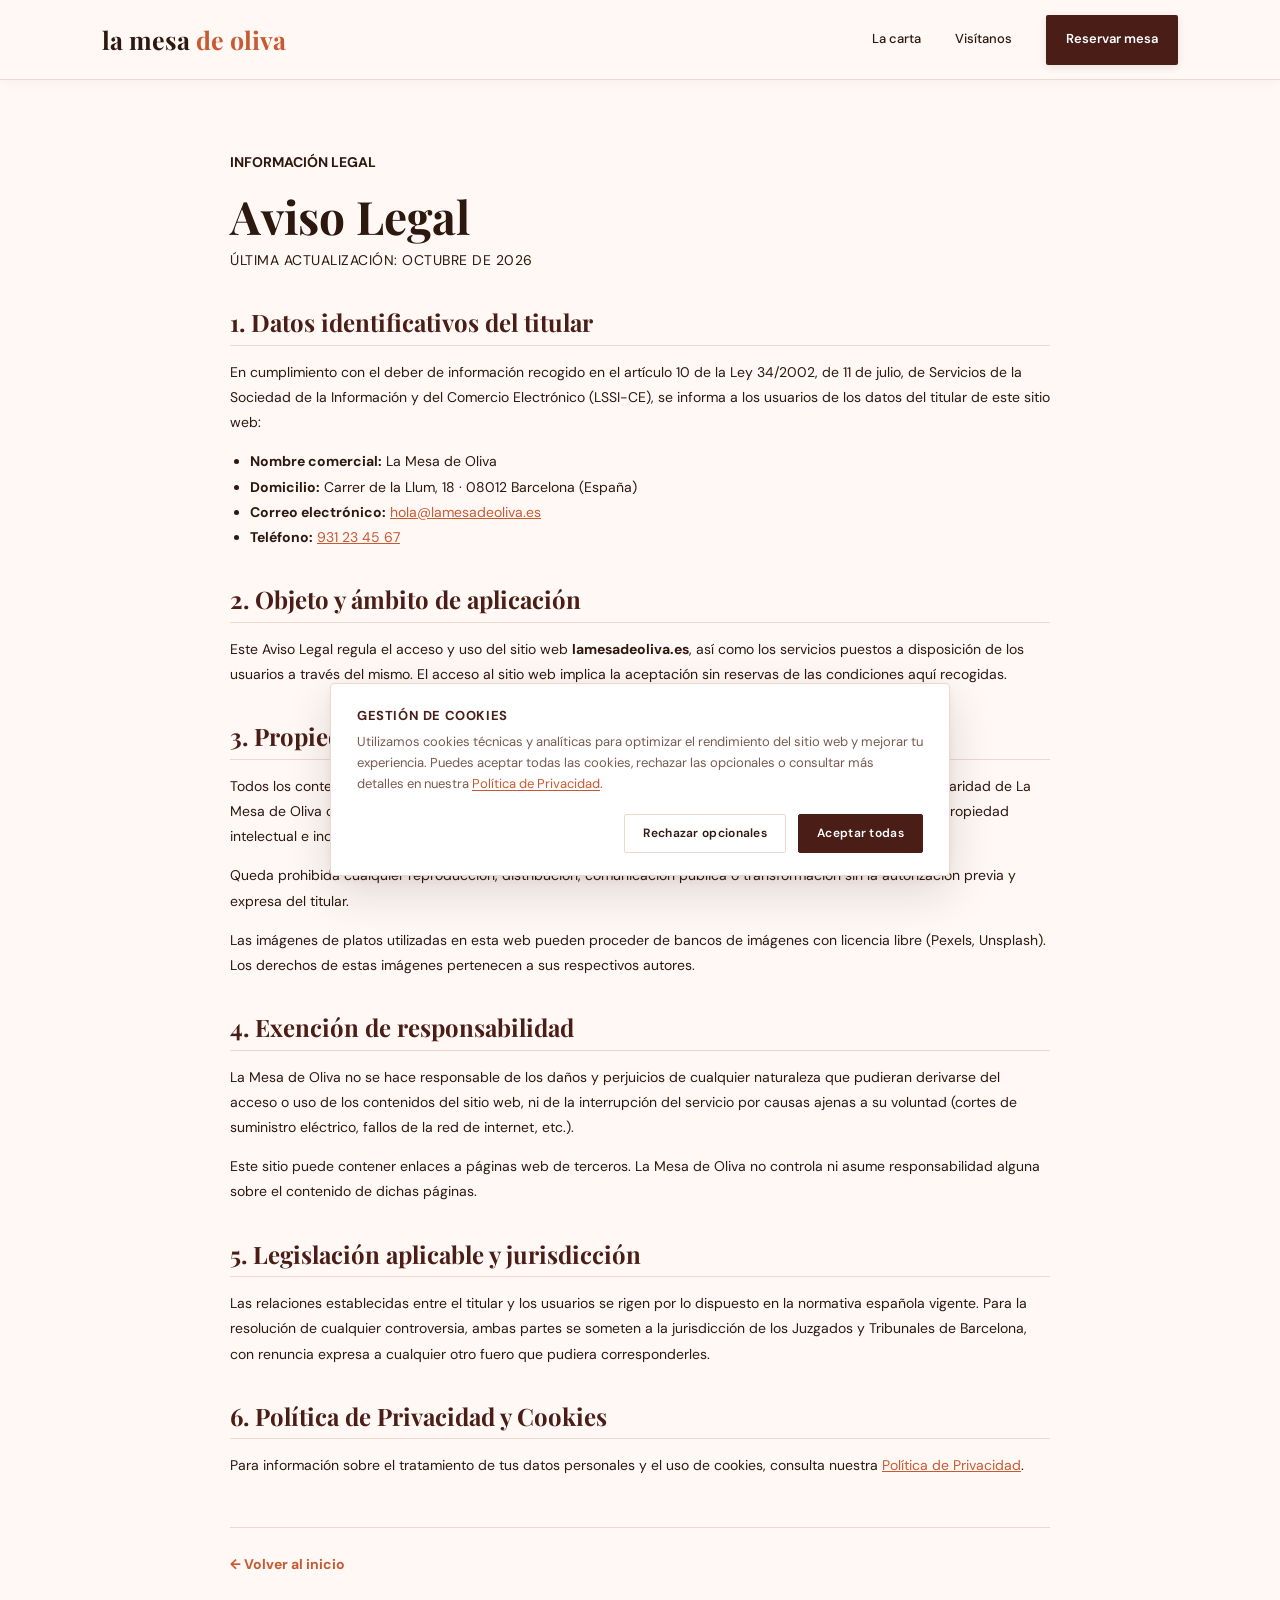
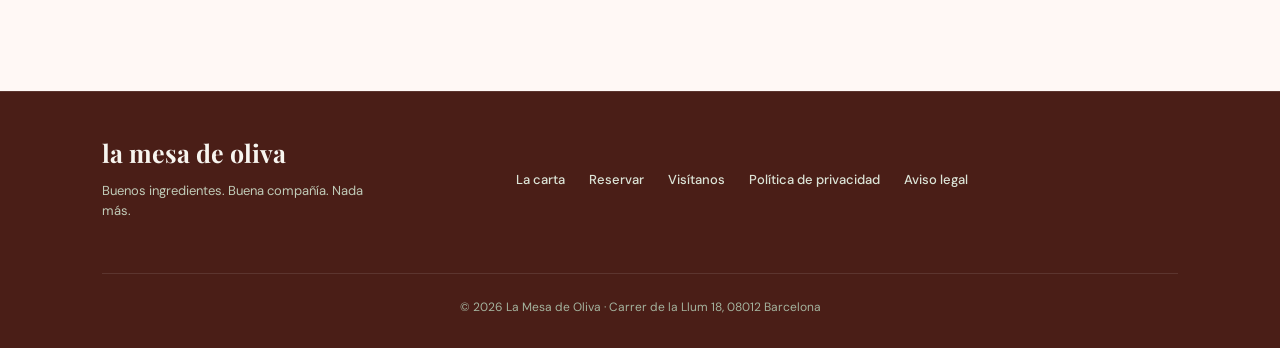
<file: aviso-legal.html>
<!doctype html>
<html lang="es">
<head>
  <meta charset="utf-8">
  <meta name="viewport" content="width=device-width, initial-scale=1">
  <meta name="description" content="Aviso Legal de La Mesa de Oliva, Barcelona.">
  <title>Aviso Legal | La Mesa de Oliva</title>
  <link rel="icon" href="data:image/svg+xml,<svg xmlns='http://www.w3.org/2000/svg' viewBox='0 0 100 100'><text y='.9em' font-size='90'>🫒</text></svg>">
  <link rel="preconnect" href="https://fonts.googleapis.com">
  <link rel="preconnect" href="https://fonts.gstatic.com" crossorigin>
  <link href="https://fonts.googleapis.com/css2?family=DM+Sans:wght@400;500;600;700&family=Playfair+Display:wght@600;700&display=swap" rel="stylesheet">
  <link rel="stylesheet" href="styles.css">
</head>
<body>
  <header class="site-header">
    <a class="brand" href="index.html" aria-label="La Mesa de Oliva, inicio">la mesa <span>de oliva</span></a>
    <nav aria-label="Navegación principal">
      <a href="index.html#carta">La carta</a>
      <a href="index.html#visitanos">Visítanos</a>
      <a class="button nav-button" href="reserva.html">Reservar mesa</a>
    </nav>
  </header>

  <main>
    <section class="legal-section">
      <div class="legal-content">
        <p class="eyebrow">Información legal</p>
        <h1>Aviso Legal</h1>
        <p class="legal-updated">Última actualización: octubre de 2026</p>

        <h2>1. Datos identificativos del titular</h2>
        <p>En cumplimiento con el deber de información recogido en el artículo 10 de la Ley 34/2002, de 11 de julio, de Servicios de la Sociedad de la Información y del Comercio Electrónico (LSSI-CE), se informa a los usuarios de los datos del titular de este sitio web:</p>
        <ul>
          <li><strong>Nombre comercial:</strong> La Mesa de Oliva</li>
          <li><strong>Domicilio:</strong> Carrer de la Llum, 18 · 08012 Barcelona (España)</li>
          <li><strong>Correo electrónico:</strong> <a href="mailto:hola@lamesadeoliva.es">hola@lamesadeoliva.es</a></li>
          <li><strong>Teléfono:</strong> <a href="tel:+34931234567">931 23 45 67</a></li>
        </ul>

        <h2>2. Objeto y ámbito de aplicación</h2>
        <p>Este Aviso Legal regula el acceso y uso del sitio web <strong>lamesadeoliva.es</strong>, así como los servicios puestos a disposición de los usuarios a través del mismo. El acceso al sitio web implica la aceptación sin reservas de las condiciones aquí recogidas.</p>

        <h2>3. Propiedad intelectual e industrial</h2>
        <p>Todos los contenidos del sitio web —textos, fotografías, diseño gráfico, logotipos y demás elementos— son titularidad de La Mesa de Oliva o de sus respectivos autores, y están protegidos por la legislación española e internacional de propiedad intelectual e industrial.</p>
        <p>Queda prohibida cualquier reproducción, distribución, comunicación pública o transformación sin la autorización previa y expresa del titular.</p>
        <p>Las imágenes de platos utilizadas en esta web pueden proceder de bancos de imágenes con licencia libre (Pexels, Unsplash). Los derechos de estas imágenes pertenecen a sus respectivos autores.</p>

        <h2>4. Exención de responsabilidad</h2>
        <p>La Mesa de Oliva no se hace responsable de los daños y perjuicios de cualquier naturaleza que pudieran derivarse del acceso o uso de los contenidos del sitio web, ni de la interrupción del servicio por causas ajenas a su voluntad (cortes de suministro eléctrico, fallos de la red de internet, etc.).</p>
        <p>Este sitio puede contener enlaces a páginas web de terceros. La Mesa de Oliva no controla ni asume responsabilidad alguna sobre el contenido de dichas páginas.</p>

        <h2>5. Legislación aplicable y jurisdicción</h2>
        <p>Las relaciones establecidas entre el titular y los usuarios se rigen por lo dispuesto en la normativa española vigente. Para la resolución de cualquier controversia, ambas partes se someten a la jurisdicción de los Juzgados y Tribunales de Barcelona, con renuncia expresa a cualquier otro fuero que pudiera corresponderles.</p>

        <h2>6. Política de Privacidad y Cookies</h2>
        <p>Para información sobre el tratamiento de tus datos personales y el uso de cookies, consulta nuestra <a href="privacidad.html">Política de Privacidad</a>.</p>

        <p class="legal-back"><a href="index.html">← Volver al inicio</a></p>
      </div>
    </section>
  </main>

  <footer class="site-footer">
    <div class="footer-brand">
      <a class="brand" href="index.html">la mesa <span>de oliva</span></a>
      <p class="footer-tagline">Buenos ingredientes. Buena compañía. Nada más.</p>
    </div>
    <nav class="footer-nav" aria-label="Navegación secundaria">
      <a href="index.html#carta">La carta</a>
      <a href="reserva.html">Reservar</a>
      <a href="index.html#visitanos">Visítanos</a>
      <a href="privacidad.html">Política de privacidad</a>
      <a href="aviso-legal.html">Aviso legal</a>
    </nav>
    <p class="footer-legal">© 2026 La Mesa de Oliva · Carrer de la Llum 18, 08012 Barcelona</p>
  </footer>

  <div id="cookie-banner" class="cookie-banner" role="dialog" aria-live="polite" aria-label="Gestión de cookies">
    <div class="cookie-banner-text">
      <strong class="cookie-title">Gestión de cookies</strong>
      <p>Utilizamos cookies técnicas y analíticas para optimizar el rendimiento del sitio web y mejorar tu experiencia. Puedes aceptar todas las cookies, rechazar las opcionales o consultar más detalles en nuestra <a href="privacidad.html">Política de Privacidad</a>.</p>
    </div>
    <div class="cookie-banner-actions">
      <button id="cookie-reject" class="cookie-btn cookie-btn-secondary">Rechazar opcionales</button>
      <button id="cookie-accept" class="cookie-btn cookie-btn-primary">Aceptar todas</button>
    </div>
  </div>

  <script>
    (function () {
      const banner = document.getElementById('cookie-banner');
      if (!banner) return;
      if (!localStorage.getItem('cookie_consent')) {
        banner.classList.add('cookie-banner--visible');
      }
      document.getElementById('cookie-accept').addEventListener('click', function () {
        localStorage.setItem('cookie_consent', 'all');
        banner.classList.remove('cookie-banner--visible');
      });
      document.getElementById('cookie-reject').addEventListener('click', function () {
        localStorage.setItem('cookie_consent', 'necessary');
        banner.classList.remove('cookie-banner--visible');
      });
    })();
  </script>
</body>
</html>
</file>
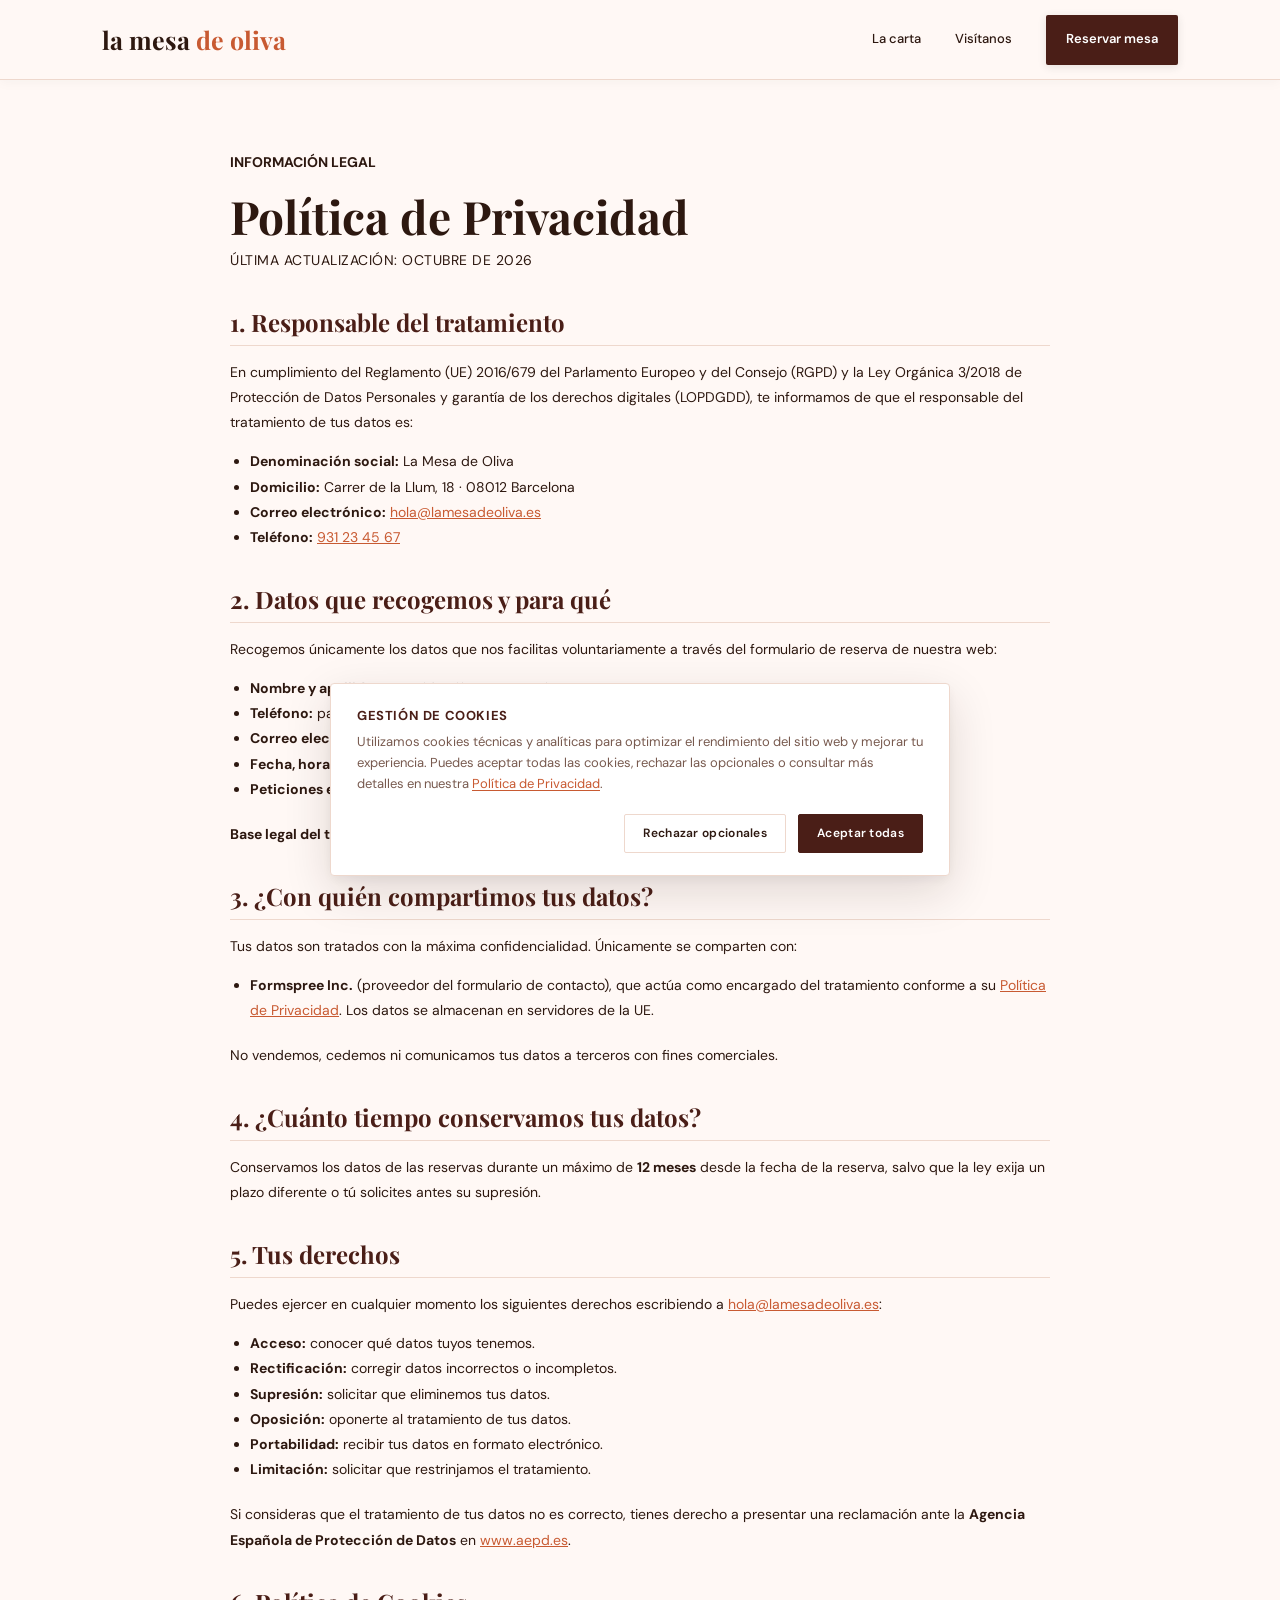
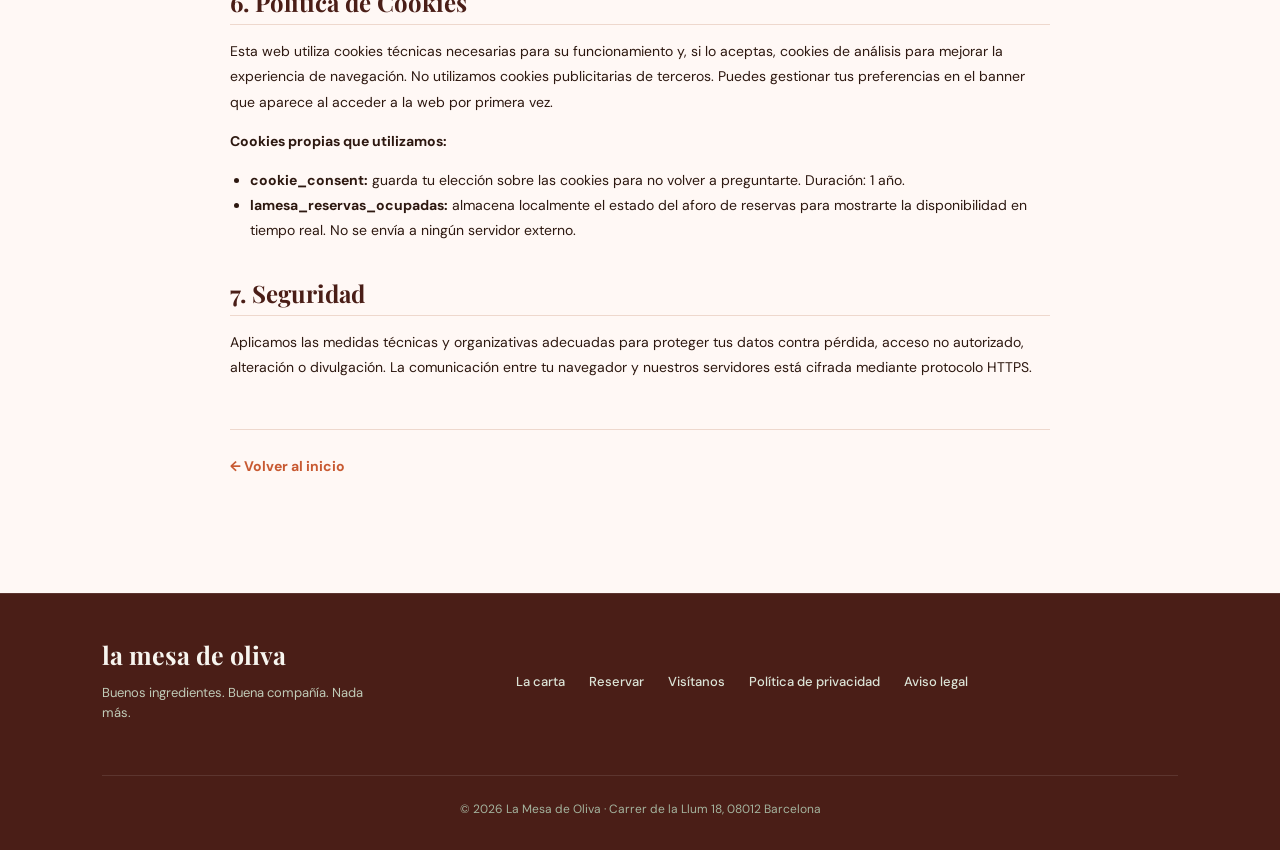
<file: privacidad.html>
<!doctype html>
<html lang="es">
<head>
  <meta charset="utf-8">
  <meta name="viewport" content="width=device-width, initial-scale=1">
  <meta name="description" content="Política de Privacidad de La Mesa de Oliva, Barcelona.">
  <title>Política de Privacidad | La Mesa de Oliva</title>
  <link rel="icon" href="data:image/svg+xml,<svg xmlns='http://www.w3.org/2000/svg' viewBox='0 0 100 100'><text y='.9em' font-size='90'>🫒</text></svg>">
  <link rel="preconnect" href="https://fonts.googleapis.com">
  <link rel="preconnect" href="https://fonts.gstatic.com" crossorigin>
  <link href="https://fonts.googleapis.com/css2?family=DM+Sans:wght@400;500;600;700&family=Playfair+Display:wght@600;700&display=swap" rel="stylesheet">
  <link rel="stylesheet" href="styles.css">
</head>
<body>
  <header class="site-header">
    <a class="brand" href="index.html" aria-label="La Mesa de Oliva, inicio">la mesa <span>de oliva</span></a>
    <nav aria-label="Navegación principal">
      <a href="index.html#carta">La carta</a>
      <a href="index.html#visitanos">Visítanos</a>
      <a class="button nav-button" href="reserva.html">Reservar mesa</a>
    </nav>
  </header>

  <main>
    <section class="legal-section">
      <div class="legal-content">
        <p class="eyebrow">Información legal</p>
        <h1>Política de Privacidad</h1>
        <p class="legal-updated">Última actualización: octubre de 2026</p>

        <h2>1. Responsable del tratamiento</h2>
        <p>En cumplimiento del Reglamento (UE) 2016/679 del Parlamento Europeo y del Consejo (RGPD) y la Ley Orgánica 3/2018 de Protección de Datos Personales y garantía de los derechos digitales (LOPDGDD), te informamos de que el responsable del tratamiento de tus datos es:</p>
        <ul>
          <li><strong>Denominación social:</strong> La Mesa de Oliva</li>
          <li><strong>Domicilio:</strong> Carrer de la Llum, 18 · 08012 Barcelona</li>
          <li><strong>Correo electrónico:</strong> <a href="mailto:hola@lamesadeoliva.es">hola@lamesadeoliva.es</a></li>
          <li><strong>Teléfono:</strong> <a href="tel:+34931234567">931 23 45 67</a></li>
        </ul>

        <h2>2. Datos que recogemos y para qué</h2>
        <p>Recogemos únicamente los datos que nos facilitas voluntariamente a través del formulario de reserva de nuestra web:</p>
        <ul>
          <li><strong>Nombre y apellidos:</strong> para identificarte y gestionar tu reserva.</li>
          <li><strong>Teléfono:</strong> para contactarte y confirmar la disponibilidad de mesa.</li>
          <li><strong>Correo electrónico:</strong> para enviarte la confirmación de la reserva.</li>
          <li><strong>Fecha, hora y número de comensales:</strong> para gestionar el aforo del restaurante.</li>
          <li><strong>Peticiones especiales o alergias (opcional):</strong> para preparar tu visita de la mejor forma posible.</li>
        </ul>
        <p><strong>Base legal del tratamiento:</strong> ejecución de un contrato o medidas precontractuales (art. 6.1.b RGPD).</p>

        <h2>3. ¿Con quién compartimos tus datos?</h2>
        <p>Tus datos son tratados con la máxima confidencialidad. Únicamente se comparten con:</p>
        <ul>
          <li><strong>Formspree Inc.</strong> (proveedor del formulario de contacto), que actúa como encargado del tratamiento conforme a su <a href="https://formspree.io/legal/privacy-policy" target="_blank" rel="noopener noreferrer">Política de Privacidad</a>. Los datos se almacenan en servidores de la UE.</li>
        </ul>
        <p>No vendemos, cedemos ni comunicamos tus datos a terceros con fines comerciales.</p>

        <h2>4. ¿Cuánto tiempo conservamos tus datos?</h2>
        <p>Conservamos los datos de las reservas durante un máximo de <strong>12 meses</strong> desde la fecha de la reserva, salvo que la ley exija un plazo diferente o tú solicites antes su supresión.</p>

        <h2>5. Tus derechos</h2>
        <p>Puedes ejercer en cualquier momento los siguientes derechos escribiendo a <a href="mailto:hola@lamesadeoliva.es">hola@lamesadeoliva.es</a>:</p>
        <ul>
          <li><strong>Acceso:</strong> conocer qué datos tuyos tenemos.</li>
          <li><strong>Rectificación:</strong> corregir datos incorrectos o incompletos.</li>
          <li><strong>Supresión:</strong> solicitar que eliminemos tus datos.</li>
          <li><strong>Oposición:</strong> oponerte al tratamiento de tus datos.</li>
          <li><strong>Portabilidad:</strong> recibir tus datos en formato electrónico.</li>
          <li><strong>Limitación:</strong> solicitar que restrinjamos el tratamiento.</li>
        </ul>
        <p>Si consideras que el tratamiento de tus datos no es correcto, tienes derecho a presentar una reclamación ante la <strong>Agencia Española de Protección de Datos</strong> en <a href="https://www.aepd.es" target="_blank" rel="noopener noreferrer">www.aepd.es</a>.</p>

        <h2>6. Política de Cookies</h2>
        <p>Esta web utiliza cookies técnicas necesarias para su funcionamiento y, si lo aceptas, cookies de análisis para mejorar la experiencia de navegación. No utilizamos cookies publicitarias de terceros. Puedes gestionar tus preferencias en el banner que aparece al acceder a la web por primera vez.</p>
        <p><strong>Cookies propias que utilizamos:</strong></p>
        <ul>
          <li><strong>cookie_consent:</strong> guarda tu elección sobre las cookies para no volver a preguntarte. Duración: 1 año.</li>
          <li><strong>lamesa_reservas_ocupadas:</strong> almacena localmente el estado del aforo de reservas para mostrarte la disponibilidad en tiempo real. No se envía a ningún servidor externo.</li>
        </ul>

        <h2>7. Seguridad</h2>
        <p>Aplicamos las medidas técnicas y organizativas adecuadas para proteger tus datos contra pérdida, acceso no autorizado, alteración o divulgación. La comunicación entre tu navegador y nuestros servidores está cifrada mediante protocolo HTTPS.</p>

        <p class="legal-back"><a href="index.html">← Volver al inicio</a></p>
      </div>
    </section>
  </main>

  <footer class="site-footer">
    <div class="footer-brand">
      <a class="brand" href="index.html">la mesa <span>de oliva</span></a>
      <p class="footer-tagline">Buenos ingredientes. Buena compañía. Nada más.</p>
    </div>
    <nav class="footer-nav" aria-label="Navegación secundaria">
      <a href="index.html#carta">La carta</a>
      <a href="reserva.html">Reservar</a>
      <a href="index.html#visitanos">Visítanos</a>
      <a href="privacidad.html">Política de privacidad</a>
      <a href="aviso-legal.html">Aviso legal</a>
    </nav>
    <p class="footer-legal">© 2026 La Mesa de Oliva · Carrer de la Llum 18, 08012 Barcelona</p>
  </footer>

  <div id="cookie-banner" class="cookie-banner" role="dialog" aria-live="polite" aria-label="Gestión de cookies">
    <div class="cookie-banner-text">
      <strong class="cookie-title">Gestión de cookies</strong>
      <p>Utilizamos cookies técnicas y analíticas para optimizar el rendimiento del sitio web y mejorar tu experiencia. Puedes aceptar todas las cookies, rechazar las opcionales o consultar más detalles en nuestra <a href="privacidad.html">Política de Privacidad</a>.</p>
    </div>
    <div class="cookie-banner-actions">
      <button id="cookie-reject" class="cookie-btn cookie-btn-secondary">Rechazar opcionales</button>
      <button id="cookie-accept" class="cookie-btn cookie-btn-primary">Aceptar todas</button>
    </div>
  </div>

  <script>
    (function () {
      const banner = document.getElementById('cookie-banner');
      if (!banner) return;
      if (!localStorage.getItem('cookie_consent')) {
        banner.classList.add('cookie-banner--visible');
      }
      document.getElementById('cookie-accept').addEventListener('click', function () {
        localStorage.setItem('cookie_consent', 'all');
        banner.classList.remove('cookie-banner--visible');
      });
      document.getElementById('cookie-reject').addEventListener('click', function () {
        localStorage.setItem('cookie_consent', 'necessary');
        banner.classList.remove('cookie-banner--visible');
      });
    })();
  </script>
</body>
</html>
</file>
<file: styles.css>
:root {
  color-scheme: light;
  --ink: #2d1810;
  --muted: #785a4f;
  --paper: #fff8f5;
  --olive: #c85a32;
  --olive-dark: #4a1e17;
  --clay: #e67e22;
  --sage: #f7ebe4;
  --line: #eed8cd;
  font-family: "DM Sans", sans-serif;
  color: var(--ink);
  background: var(--paper);
  font-synthesis: none;
  text-rendering: optimizeLegibility;
}

* { box-sizing: border-box; }

html { scroll-behavior: smooth; }

body {
  min-width: 320px;
  margin: 0;
  line-height: 1.55;
}

a { color: inherit; }

.site-header {
  position: relative;
  z-index: 2;
  display: flex;
  min-height: 80px;
  align-items: center;
  justify-content: space-between;
  padding: 0 8vw;
  border-bottom: 1px solid var(--line);
  box-shadow: 0 2px 12px rgb(38 53 46 / 4%);
  background: var(--paper);
}

.brand {
  color: var(--ink);
  font-family: "Playfair Display", Georgia, serif;
  font-size: 25px;
  font-weight: 700;
  line-height: 1;
  text-decoration: none;
}

.brand span { color: var(--olive); }

nav {
  display: flex;
  align-items: center;
  gap: 34px;
  font-size: 13px;
  font-weight: 500;
}

nav a {
  text-decoration: none;
  transition: color 160ms ease;
}

nav a:hover, .visit-details a:hover { color: var(--clay); }

.nav-button {
  display: inline-flex;
  min-height: 42px;
  align-items: center;
  padding: 0 18px;
  border-radius: 2px;
  color: #fff !important;
  background: var(--olive-dark);
  font-size: 13px;
  font-weight: 600;
  text-decoration: none;
  white-space: nowrap;
  transition: background-color 160ms ease, transform 160ms ease, box-shadow 160ms ease;
  box-shadow: 0 2px 8px rgb(38 53 46 / 12%);
}
.nav-button:hover {
  background: var(--clay) !important;
  transform: translateY(-1px);
  box-shadow: 0 4px 12px rgb(38 53 46 / 16%);
}

.nav-call { font-weight: 700; }

.reservation-dropdown { position: relative; }
.reservation-dropdown summary {
  display: flex;
  min-height: 46px;
  align-items: center;
  gap: 8px;
  padding: 0 17px;
  border: 1px solid rgb(255 255 255 / 20%);
  border-radius: 3px;
  color: #fff;
  background: var(--olive-dark);
  cursor: pointer;
  list-style: none;
  box-shadow: 0 3px 9px rgb(38 53 46 / 12%);
  transition: background-color 160ms ease, box-shadow 160ms ease, transform 160ms ease;
}
.reservation-dropdown summary:hover {
  transform: translateY(-1px);
  background: #405b48;
  box-shadow: 0 5px 12px rgb(38 53 46 / 16%);
}
.reservation-dropdown summary::-webkit-details-marker { display: none; }
.reservation-dropdown summary::after {
  width: 7px;
  height: 7px;
  border-right: 1.5px solid #dce4d7;
  border-bottom: 1.5px solid #dce4d7;
  content: "";
  transform: rotate(45deg) translateY(-2px);
  transition: transform 160ms ease;
}
.reservation-dropdown[open] summary::after { transform: rotate(225deg) translateY(-1px); }
.reservation-options {
  position: absolute;
  top: calc(100% + 10px);
  right: 0;
  z-index: 5;
  min-width: 224px;
  padding: 5px;
  border: 1px solid #d8ded5;
  border-radius: 4px;
  background: var(--paper);
  box-shadow: 0 14px 34px rgb(38 53 46 / 17%);
}
.reservation-options a {
  display: flex;
  min-height: 48px;
  align-items: center;
  justify-content: space-between;
  gap: 18px;
  padding: 0 13px;
  border-radius: 2px;
  color: var(--ink);
  font-size: 13px;
  font-weight: 600;
  text-align: left;
  white-space: nowrap;
  transition: color 160ms ease, background-color 160ms ease;
}
.reservation-options a::after {
  width: 7px;
  height: 7px;
  border-top: 1.5px solid currentColor;
  border-right: 1.5px solid currentColor;
  content: "";
  transform: rotate(45deg);
}
.reservation-options a:hover { color: var(--olive-dark); background: var(--sage); }

.hero {
  position: relative;
  display: grid;
  min-height: min(690px, calc(100svh - 82px));
  grid-template-columns: 0.9fr 1.1fr;
  align-items: center;
  gap: 6vw;
  padding: 70px 9vw 96px 12vw;
  overflow: hidden;
  background-color: var(--paper);
  background-image: repeating-linear-gradient(135deg, transparent 0 48px, rgb(96 116 81 / 3%) 48px 49px);
}

.hero-copy { position: relative; z-index: 1; }

.eyebrow {
  margin: 0 0 18px;
  color: var(--olive);
  font-size: 11px;
  font-weight: 700;
  letter-spacing: 0;
  text-transform: uppercase;
}

h1, h2, h3, p { margin-top: 0; }
h1, h2, h3 { font-family: "Playfair Display", Georgia, serif; }

h1 {
  margin-bottom: 22px;
  font-size: 92px;
  line-height: 1.02;
}

h1 em, .visit-section h2 em { color: var(--clay); font-weight: 600; }

.intro {
  max-width: 360px;
  margin-bottom: 30px;
  color: var(--muted);
  font-size: 17px;
  line-height: 1.7;
}

.button {
  display: inline-flex;
  min-height: 50px;
  align-items: center;
  gap: 30px;
  padding: 0 20px;
  border-radius: 2px;
  color: #fff;
  background: var(--olive-dark);
  font-size: 13px;
  font-weight: 600;
  text-decoration: none;
  transition: background-color 160ms ease, transform 160ms ease;
}

.button:hover { transform: translateY(-2px); background: var(--clay); }
.button span { font-size: 18px; }

.hero-photo {
  position: relative;
  min-height: 430px;
  background: #d7d3c7;
  box-shadow: 18px 18px 0 var(--sage);
  overflow: visible;
}

.hero-photo-img {
  display: block;
  width: 100%;
  height: 100%;
  min-height: 430px;
  object-fit: cover;
  object-position: center 55%;
}

.hero-photo::after {
  position: absolute;
  right: -12px;
  bottom: 22px;
  padding: 10px 14px;
  color: #fff;
  background: var(--clay);
  content: "DE LA HUERTA A LA MESA";
  font-size: 9px;
  font-weight: 700;
  letter-spacing: 0;
}

.photo-note {
  position: absolute;
  right: 9vw;
  bottom: 31px;
  margin: 0;
  color: var(--muted);
  font-size: 11px;
}

.menu-section {
  padding: 96px 8vw 100px;
  background-color: var(--sage);
  background-image: linear-gradient(90deg, rgb(255 255 255 / 22%) 1px, transparent 1px);
  background-size: 72px 100%;
}

.section-heading { margin-bottom: 44px; text-align: center; }
.section-heading .eyebrow { margin-bottom: 11px; }

h2 {
  margin-bottom: 0;
  font-size: 44px;
  line-height: 1.15;
}

.menu-list {
  display: grid;
  max-width: 1160px;
  grid-template-columns: repeat(2, minmax(0, 1fr));
  gap: 0 48px;
  margin: 0 auto;
}

.dish {
  display: grid;
  grid-template-columns: 112px minmax(0, 1fr) auto;
  align-items: center;
  gap: 16px;
  padding: 23px 12px;
  border-top: 1px solid #c8d0c2;
  transition: background-color 180ms ease;
}

.dish:hover { background: rgb(255 255 255 / 38%); }

.dish-image {
  width: 112px;
  aspect-ratio: 1;
  object-fit: cover;
  border-radius: 2px;
  background: #d8d8ce;
}

.dish-copy { min-width: 0; }
.dish h3 { margin-bottom: 7px; font-size: 20px; line-height: 1.25; }
.dish p { margin: 0; color: var(--muted); font-size: 13px; line-height: 1.65; }
.dish > span {
  padding-left: 14px;
  border-left: 1px solid var(--line);
  color: var(--olive-dark);
  font-size: 14px;
  font-weight: 700;
  white-space: nowrap;
}
.menu-note { margin: 28px 0 0; color: var(--muted); font-size: 13px; text-align: center; }

.booking-section {
  display: grid;
  grid-template-columns: 0.85fr 1.15fr;
  gap: 8vw;
  padding: 88px 14vw;
  background: var(--sage);
}

.booking-copy h2 { margin-bottom: 20px; font-size: 54px; }
.booking-copy h1 { margin-bottom: 20px; font-size: 54px; line-height: 1.15; }
.booking-copy h1 em, .booking-copy h2 em { color: var(--clay); font-weight: 600; }
.booking-copy > p:not(.eyebrow) { max-width: 290px; color: var(--muted); font-size: 14px; line-height: 1.7; }
.booking-copy > a, .phone-link {
  color: var(--olive-dark);
  font-size: 13px;
  font-weight: 700;
  text-decoration-thickness: 1px;
  text-underline-offset: 3px;
}
.phone-link:hover { color: var(--clay); }


.booking-form {
  display: grid;
  grid-template-columns: 1fr 1fr;
  align-content: center;
  gap: 18px 16px;
}

.booking-form label { display: grid; gap: 8px; color: var(--ink); font-size: 13px; font-weight: 600; }
.form-full-width { grid-column: 1 / -1; }

.booking-form input, .booking-form select, .booking-form textarea {
  width: 100%;
  min-height: 46px;
  padding: 0 12px;
  border: 1px solid #c4cec0;
  border-radius: 2px;
  color: var(--ink);
  background: var(--paper);
  font: inherit;
  font-size: 14px;
  transition: border-color 160ms ease, box-shadow 160ms ease;
}

.booking-form textarea {
  min-height: 72px;
  padding: 10px 12px;
  line-height: 1.5;
  resize: vertical;
}

.booking-form input:focus, .booking-form select:focus, .booking-form textarea:focus {
  outline: 2px solid var(--olive);
  outline-offset: 2px;
  border-color: var(--olive);
}
.booking-submit { justify-content: space-between; border: 0; cursor: pointer; font: inherit; font-size: 13px; }
.booking-status {
  grid-column: 1 / -1;
  padding: 12px 16px;
  border-radius: 2px;
  font-size: 13px;
  font-weight: 500;
  line-height: 1.5;
}
.booking-success {
  background-color: #ebf3e7;
  color: #2b5735;
  border: 1px solid #c2dbbe;
}
.booking-error {
  background-color: #faeceb;
  color: #a3382c;
  border: 1px solid #f0c3bf;
}
.booking-capacity-alert {
  grid-column: 1 / -1;
  padding: 12px 16px;
  border-radius: 2px;
  font-size: 13px;
  font-weight: 500;
  line-height: 1.5;
  background-color: #fdf3f2;
  color: #9c2e22;
  border: 1px solid #f2bdb7;
  box-shadow: 0 2px 6px rgb(156 46 34 / 8%);
}
.booking-note { grid-column: 1 / -1; margin: -4px 0 0; color: var(--muted); font-size: 11px; line-height: 1.6; }
.capacity-reset-wrap {
  grid-column: 1 / -1;
  text-align: right;
  margin-top: -2px;
}
.reset-capacity-btn {
  background: none;
  border: none;
  padding: 0;
  font: inherit;
  font-size: 11px;
  color: var(--muted);
  cursor: pointer;
  text-decoration: underline;
  text-underline-offset: 2px;
  transition: color 140ms ease;
}
.reset-capacity-btn:hover {
  color: var(--clay);
}

.visit-section {
  display: grid;
  grid-template-columns: 0.85fr 1.15fr;
  gap: 8vw;
  padding: 88px 14vw;
  background-color: var(--paper);
  background-image: radial-gradient(ellipse at 12% 100%, rgb(195 108 80 / 8%), transparent 35%);
}

.visit-section h2 { font-size: 54px; }

.visit-details {
  display: grid;
  grid-template-columns: 1fr 1fr;
  align-content: center;
  gap: 30px 34px;
}

.visit-details p {
  margin: 0;
  padding-left: 14px;
  border-left: 2px solid var(--olive);
  color: var(--muted);
  font-size: 13px;
  line-height: 1.8;
}

.visit-details a {
  text-decoration: none;
  transition: color 160ms ease;
}
.visit-details a:hover {
  color: var(--clay);
  text-decoration: underline;
  text-underline-offset: 3px;
}


/* ============================================================
   SITE FOOTER (EXPANDIDO)
   ============================================================ */
.site-footer, footer {
  display: grid;
  grid-template-columns: 1.2fr 2fr auto;
  align-items: center;
  gap: 32px 40px;
  padding: 48px 8vw 32px;
  color: #f7f5ef;
  background: var(--olive-dark);
  border-top: 1px solid rgb(255 255 255 / 10%);
}

.footer-brand .brand,
.footer-brand .brand span {
  color: #f7f5ef;
}

.footer-tagline {
  margin: 10px 0 0;
  color: #c0cbb8;
  font-size: 13px;
  max-width: 280px;
}

.footer-nav {
  display: flex;
  flex-wrap: wrap;
  gap: 14px 24px;
  font-size: 13px;
}

.footer-nav a {
  color: #dce4d7;
  text-decoration: none;
  transition: color 140ms ease;
}

.footer-nav a:hover {
  color: #fff;
  text-decoration: underline;
}

.footer-social {
  display: flex;
  gap: 14px;
}

.footer-social a {
  display: flex;
  align-items: center;
  justify-content: center;
  width: 38px;
  height: 38px;
  border-radius: 50%;
  background: rgb(255 255 255 / 8%);
  color: #f7f5ef;
  transition: background-color 160ms ease, transform 160ms ease;
}

.footer-social a:hover {
  background: var(--clay);
  transform: translateY(-2px);
}

.footer-legal {
  grid-column: 1 / -1;
  margin: 20px 0 0;
  padding-top: 24px;
  border-top: 1px solid rgb(255 255 255 / 10%);
  color: #a4b39e;
  font-size: 12px;
  text-align: center;
}

/* ============================================================
   COOKIE BANNER (CONSENTIMIENTO RGPD / LSSI - FORMATO CORPORATIVO)
   ============================================================ */
.cookie-banner {
  position: fixed;
  bottom: -260px;
  left: 24px;
  right: 24px;
  max-width: 620px;
  margin: 0 auto;
  z-index: 9999;
  display: flex;
  flex-direction: column;
  gap: 16px;
  padding: 22px 26px;
  background: #ffffff;
  color: var(--ink);
  border: 1px solid var(--line);
  border-radius: 4px;
  box-shadow: 0 16px 48px rgba(45, 24, 16, 0.14), 0 4px 12px rgba(0, 0, 0, 0.05);
  transition: bottom 320ms cubic-bezier(0.16, 1, 0.3, 1);
}

.cookie-banner--visible {
  bottom: 24px;
}

.cookie-title {
  display: block;
  font-family: inherit;
  font-size: 13px;
  font-weight: 700;
  text-transform: uppercase;
  letter-spacing: 0.6px;
  margin-bottom: 6px;
  color: var(--olive-dark);
}

.cookie-banner-text p {
  margin: 0;
  font-size: 13px;
  line-height: 1.6;
  color: var(--muted);
}

.cookie-banner-text a {
  color: var(--olive);
  text-decoration: underline;
  text-underline-offset: 2px;
}

.cookie-banner-text a:hover {
  color: var(--clay);
}

.cookie-banner-actions {
  display: flex;
  justify-content: flex-end;
  align-items: center;
  gap: 12px;
  padding-top: 4px;
}

.cookie-btn {
  padding: 9px 18px;
  border-radius: 2px;
  font: inherit;
  font-size: 12px;
  font-weight: 600;
  letter-spacing: 0.3px;
  cursor: pointer;
  transition: background-color 160ms ease, border-color 160ms ease, color 160ms ease;
}

.cookie-btn-primary {
  background: var(--olive-dark);
  color: #fff;
  border: 1px solid var(--olive-dark);
}

.cookie-btn-primary:hover {
  background: var(--clay);
  border-color: var(--clay);
}

.cookie-btn-secondary {
  background: transparent;
  color: var(--ink);
  border: 1px solid var(--line);
}

.cookie-btn-secondary:hover {
  background: var(--sage);
  border-color: var(--muted);
}

/* ============================================================
   LEGAL PAGES (PRIVACIDAD & AVISO LEGAL)
   ============================================================ */
.legal-section {
  padding: 70px 8vw 100px;
  background: var(--paper);
  min-height: calc(100vh - 200px);
}

.legal-content {
  max-width: 820px;
  margin: 0 auto;
}

.legal-content h1 {
  font-size: 46px;
  margin-bottom: 8px;
}

.legal-updated {
  color: var(--muted);
  font-size: 12px;
  margin-bottom: 36px;
  text-transform: uppercase;
  letter-spacing: 0.5px;
}

.legal-content h2 {
  font-size: 24px;
  margin-top: 36px;
  margin-bottom: 14px;
  color: var(--olive-dark);
  border-bottom: 1px solid var(--line);
  padding-bottom: 8px;
}

.legal-content p,
.legal-content li {
  font-size: 14px;
  line-height: 1.8;
  color: var(--ink);
}

.legal-content ul {
  padding-left: 20px;
  margin: 14px 0 20px;
}

.legal-content a {
  color: var(--olive);
  text-decoration: underline;
}

.legal-content a:hover {
  color: var(--clay);
}

.legal-back {
  margin-top: 48px;
  padding-top: 24px;
  border-top: 1px solid var(--line);
}

.legal-back a {
  font-weight: 700;
  text-decoration: none;
}

a:focus-visible, button:focus-visible, summary:focus-visible, input:focus-visible, select:focus-visible {
  outline: 2px solid var(--clay);
  outline-offset: 3px;
}

@media (max-width: 760px) {
  .site-header { min-height: 72px; padding: 0 6vw; }
  nav { gap: 14px; flex-wrap: wrap; justify-content: flex-end; }
  nav a:not(.button) { font-size: 13px; }
  .nav-button { min-height: 38px; padding: 0 14px; font-size: 12px; }
  .hero { min-height: auto; grid-template-columns: 1fr; gap: 36px; padding: 62px 8vw 82px; }
  h1 { font-size: 64px; }
  h2 { font-size: 36px; }
  .booking-copy h2, .booking-copy h1 { font-size: 48px; }
  .visit-section h2 { font-size: 46px; }
  .hero-photo, .hero-photo-img { min-height: 330px; }
  .hero-photo { box-shadow: 10px 10px 0 var(--sage); }
  .photo-note { right: 8vw; bottom: 32px; }
  .menu-section { padding: 68px 8vw 74px; }
  .menu-list { grid-template-columns: 1fr; }
  .booking-section { grid-template-columns: 1fr; gap: 35px; padding: 68px 10vw; }
  .visit-section { grid-template-columns: 1fr; gap: 35px; padding: 68px 10vw; }
  .site-footer, footer { grid-template-columns: 1fr; gap: 24px; padding: 40px 6vw 24px; }
  .footer-nav { flex-direction: column; gap: 10px; }
  .footer-social { margin-top: 8px; }
  .cookie-banner { left: 12px; right: 12px; padding: 16px; }
  .cookie-banner-actions { flex-direction: column; }
  .cookie-btn { width: 100%; text-align: center; }
}

@media (max-width: 430px) {
  .brand { font-size: 20px; }
  nav { gap: 10px; }
  nav a:not(.button) { font-size: 11px; }
  .nav-button { min-height: 34px; padding: 0 10px; font-size: 11px; }
  .hero-photo, .hero-photo-img { min-height: 270px; }
  .dish { grid-template-columns: 82px minmax(0, 1fr) auto; gap: 12px; padding: 20px 6px; }
  .dish-image { width: 82px; }
  .dish h3 { font-size: 17px; }
  .dish p { font-size: 12px; }
  .booking-form { grid-template-columns: 1fr; }
  .booking-note { grid-column: auto; }
  .visit-details { grid-template-columns: 1fr; }
  .legal-content h1 { font-size: 32px; }
  .legal-content h2 { font-size: 20px; }
}

@media (prefers-reduced-motion: reduce) {
  *, *::before, *::after {
    scroll-behavior: auto !important;
    transition-duration: 0.01ms !important;
  }
}
</file>
